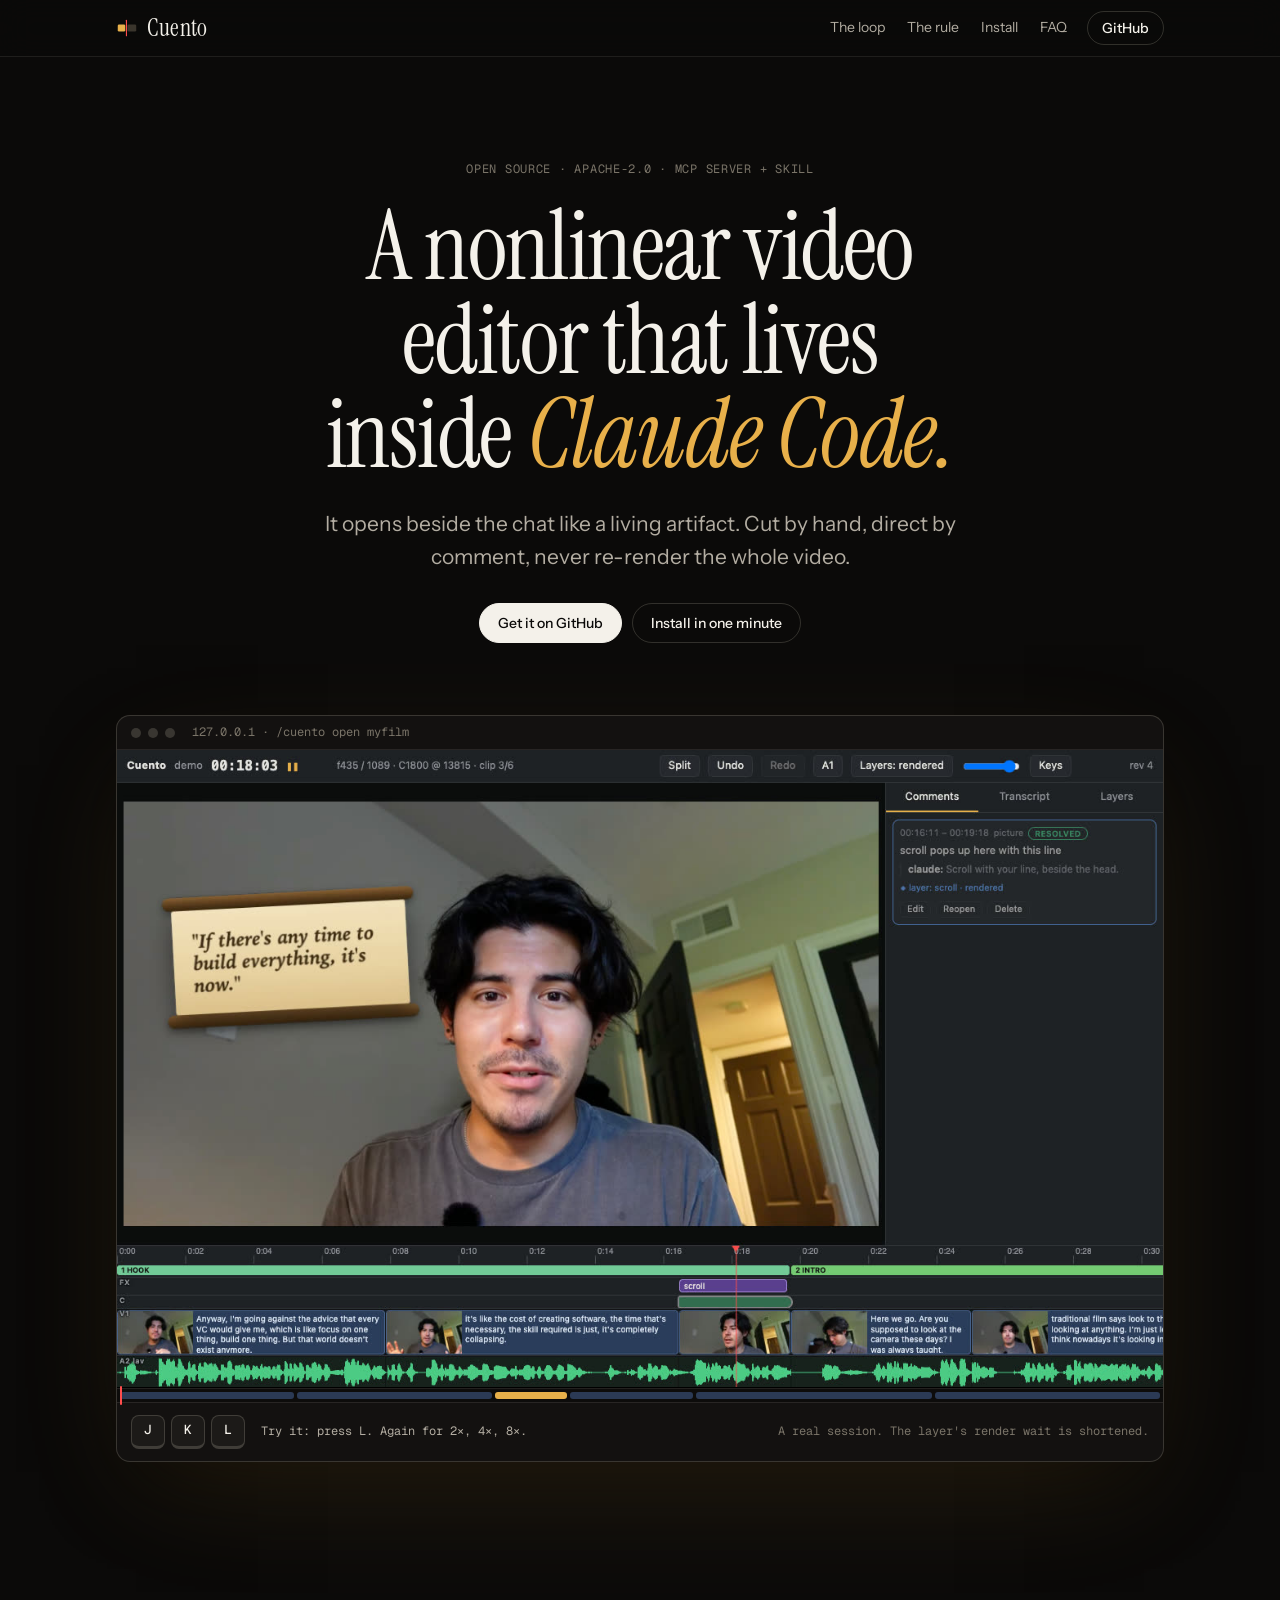
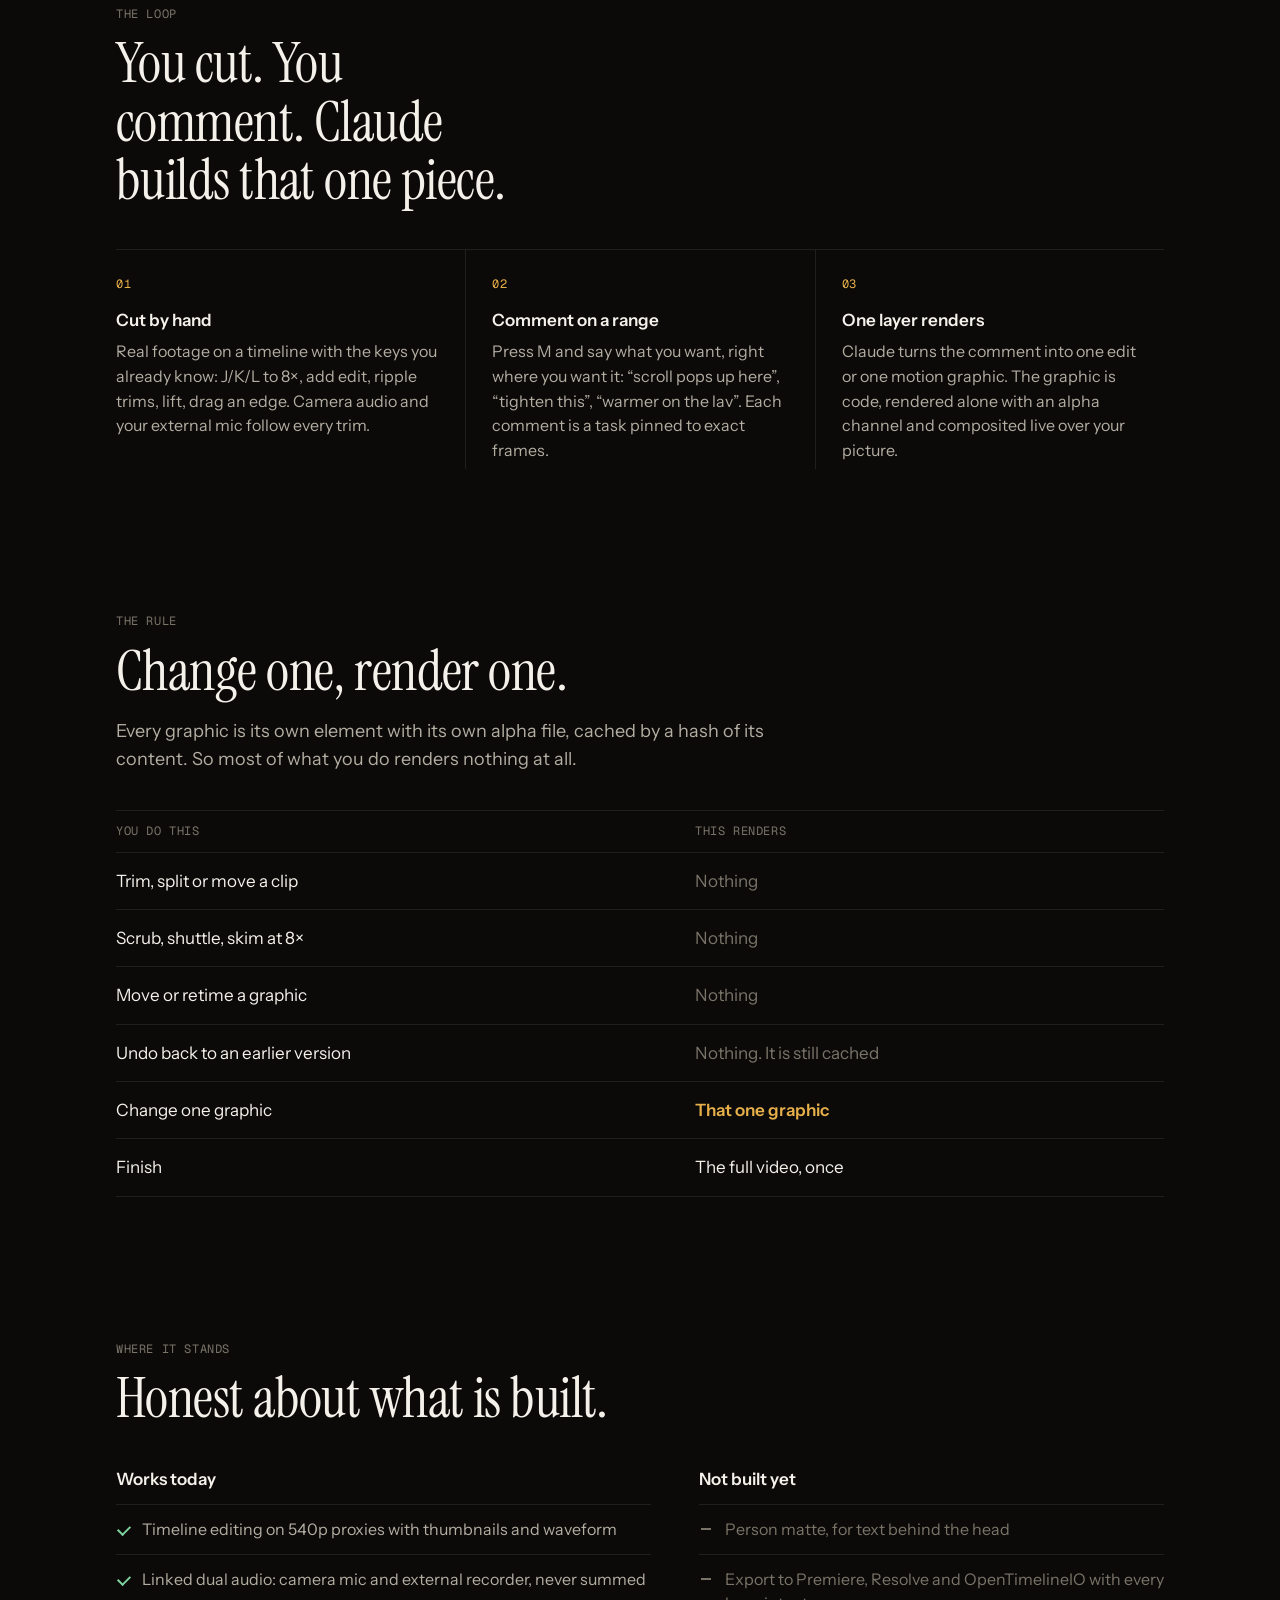
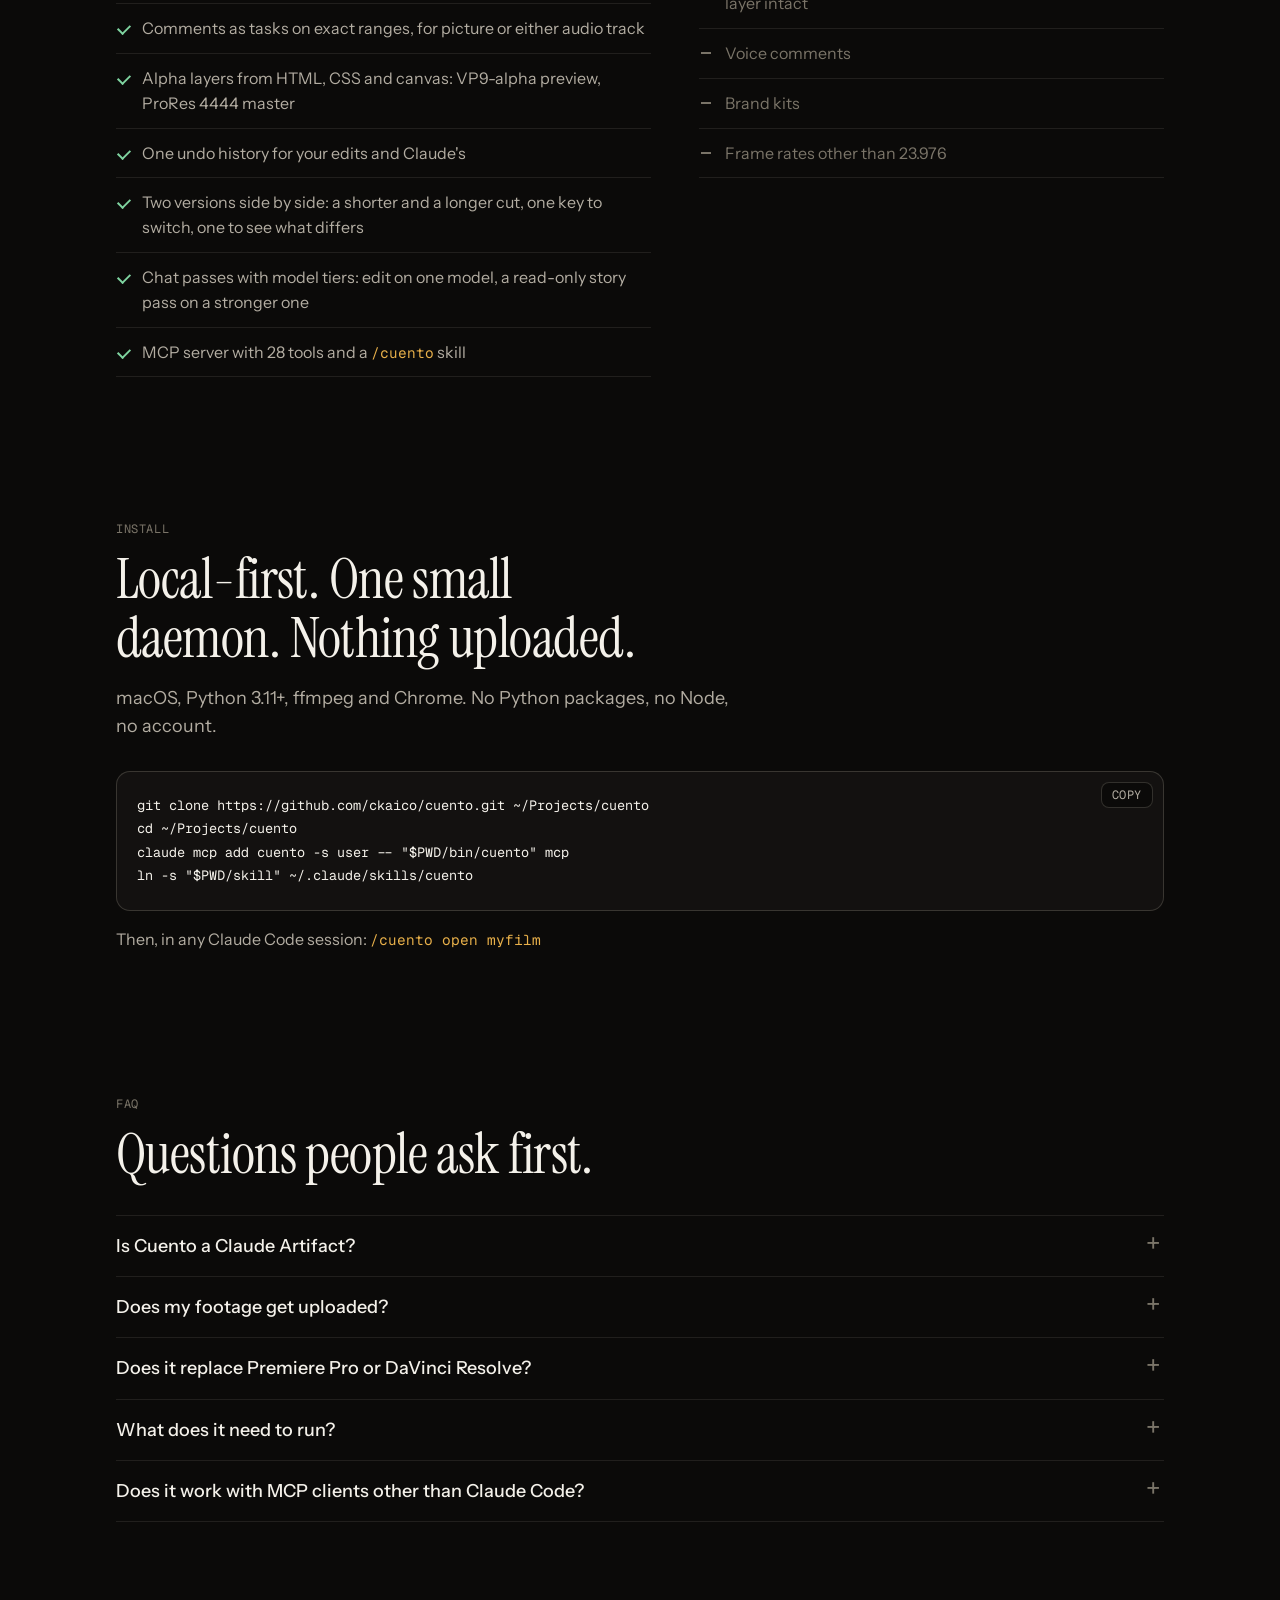
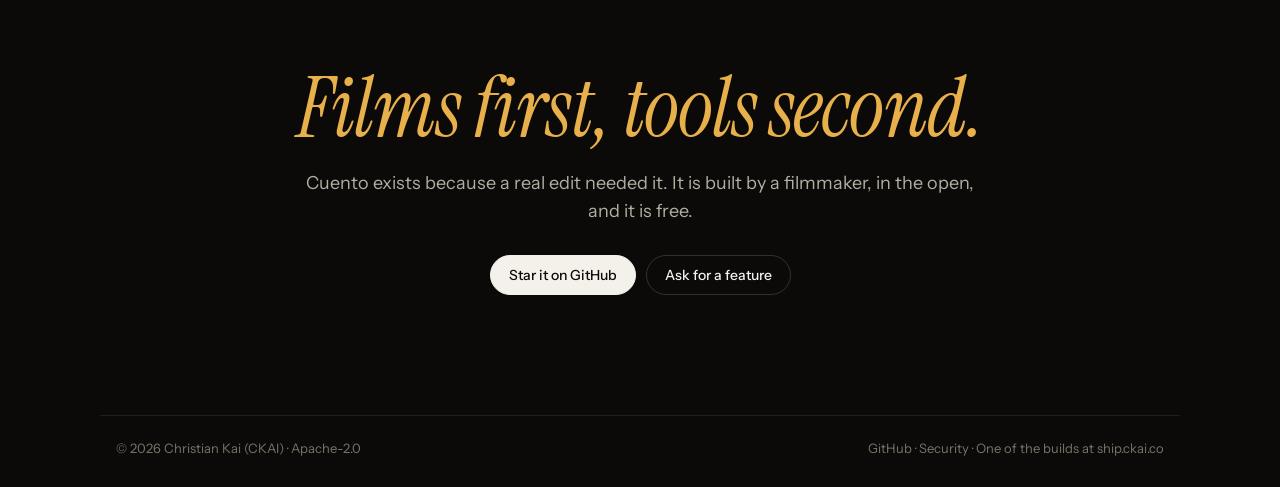
<file: site/index.html>
<!doctype html>
<html lang="en">
<head>
  <meta charset="utf-8">
  <meta name="viewport" content="width=device-width, initial-scale=1, viewport-fit=cover">
  <title>Cuento · A nonlinear video editor that lives inside Claude Code</title>
  <meta name="description" content="Cuento is an open-source video editor (NLE) with an MCP server for Claude Code. Cut by hand, direct by comment, never re-render the whole video.">
  <link rel="canonical" href="https://cuento.ai/">
  <meta name="color-scheme" content="dark">
  <meta name="theme-color" content="#0b0a09">
  <meta name="author" content="Christian Kai">

  <meta property="og:type" content="website">
  <meta property="og:site_name" content="Cuento">
  <meta property="og:url" content="https://cuento.ai/">
  <meta property="og:title" content="Cuento · A nonlinear video editor that lives inside Claude Code">
  <meta property="og:description" content="Cut by hand. Direct by comment. Never re-render the whole video. Open source, local-first, MCP server + skill.">
  <meta property="og:image" content="https://cuento.ai/assets/og.jpg">
  <meta property="og:image:width" content="1200">
  <meta property="og:image:height" content="630">
  <meta property="og:image:alt" content="The Cuento editor: a talking-head shot with a paper scroll graphic beside the head, a comment rail and a timeline.">
  <meta name="twitter:card" content="summary_large_image">
  <meta name="twitter:title" content="Cuento · A nonlinear video editor that lives inside Claude Code">
  <meta name="twitter:description" content="Cut by hand. Direct by comment. Never re-render the whole video. Open source, local-first.">
  <meta name="twitter:image" content="https://cuento.ai/assets/og.jpg">

  <link rel="preconnect" href="https://fonts.googleapis.com">
  <link rel="preconnect" href="https://fonts.gstatic.com" crossorigin>
  <link href="https://fonts.googleapis.com/css2?family=Instrument+Serif:ital@0;1&amp;family=Instrument+Sans:wght@400;500;600&amp;family=Geist+Mono:wght@400;500&amp;display=swap" rel="stylesheet">
  <link rel="stylesheet" href="styles.css">
  <link rel="icon" href="data:image/svg+xml,%3Csvg xmlns='http://www.w3.org/2000/svg' viewBox='0 0 100 100'%3E%3Crect width='100' height='100' rx='22' fill='%230b0a09'/%3E%3Crect x='14' y='38' width='30' height='24' rx='5' fill='%23e8b04a'/%3E%3Crect x='50' y='38' width='36' height='24' rx='5' fill='%233a352c'/%3E%3Crect x='46' y='20' width='4' height='60' rx='2' fill='%23ff4d4d'/%3E%3C/svg%3E">

  <script type="application/ld+json">
  {
    "@context": "https://schema.org",
    "@graph": [
      {
        "@type": "SoftwareApplication",
        "name": "Cuento",
        "url": "https://cuento.ai/",
        "description": "An open-source nonlinear video editor with an MCP server for Claude Code. Cut by hand, direct by comment, and every graphic renders as its own alpha layer.",
        "applicationCategory": "MultimediaApplication",
        "applicationSubCategory": "Video editor",
        "operatingSystem": "macOS",
        "softwareRequirements": "Python 3.11+, ffmpeg, a Chromium-based browser",
        "license": "https://www.apache.org/licenses/LICENSE-2.0",
        "isAccessibleForFree": true,
        "offers": { "@type": "Offer", "price": "0", "priceCurrency": "USD" },
        "codeRepository": "https://github.com/ckaico/cuento",
        "image": "https://cuento.ai/assets/og.jpg",
        "author": {"@type": "Person", "@id": "https://ckai.co/#person", "name": "Christian Kai", "alternateName": ["CKAI", "Adam Juegos"], "url": "https://ckai.co/", "image": "https://ship.ckai.co/christian-kai-800.jpg", "sameAs": ["https://www.imdb.com/name/nm1563447/", "https://www.linkedin.com/in/ckaico/", "https://www.youtube.com/@ckaico", "https://www.instagram.com/ckai.co/", "https://github.com/ckaico", "https://ship.ckai.co/"]},
        "publisher": {"@type": "Organization", "name": "CKAI", "url": "https://ckai.co/", "founder": {"@id": "https://ckai.co/#person"}}
      },
      {
        "@type": "FAQPage",
        "mainEntity": [
          { "@type": "Question", "name": "Is Cuento a Claude Artifact?",
            "acceptedAnswer": { "@type": "Answer", "text": "It behaves like one. In the Claude desktop app the editor opens in the browser pane beside the chat and stays live while you and Claude both edit. It is served by a small local daemon, because multi-gigabyte camera files cannot live in a hosted page." } },
          { "@type": "Question", "name": "Does my footage get uploaded?",
            "acceptedAnswer": { "@type": "Answer", "text": "No. The daemon binds to 127.0.0.1 and makes no network requests of its own. Footage, proxies and project files stay on your disk." } },
          { "@type": "Question", "name": "Does Cuento replace Premiere Pro or DaVinci Resolve?",
            "acceptedAnswer": { "@type": "Answer", "text": "No. It is for cutting and building graphics fast with Claude. Final color and finishing belong in Premiere or Resolve; export with every layer intact is the next milestone and is not built yet." } },
          { "@type": "Question", "name": "What does Cuento need to run?",
            "acceptedAnswer": { "@type": "Answer", "text": "macOS, Python 3.11 or newer, ffmpeg, and Google Chrome or another Chromium-based browser for layer renders. No Python packages and no Node." } },
          { "@type": "Question", "name": "Does it work with MCP clients other than Claude Code?",
            "acceptedAnswer": { "@type": "Answer", "text": "The server speaks standard MCP over stdio, so any MCP client can call its tools. The /cuento skill and the beside-the-chat editor are built for Claude Code." } }
        ]
      }
    ]
  }
  </script>
<link rel="apple-touch-icon" href="/apple-touch-icon.png">
</head>
<body>
<a class="skip" href="#main">Skip to content</a>

<header class="nav">
  <div class="wrap">
    <a class="wordmark" href="#main" aria-label="Cuento, home">
      <svg viewBox="0 0 100 100" width="22" height="22" aria-hidden="true"><rect x="8" y="34" width="34" height="32" rx="6" fill="#e8b04a"/><rect x="52" y="34" width="40" height="32" rx="6" fill="#3a352c"/><rect x="45" y="12" width="5" height="76" rx="2.5" fill="#ff4d4d"/></svg>
      Cuento
    </a>
    <nav aria-label="Sections">
      <a href="#loop">The loop</a>
      <a href="#rule">The rule</a>
      <a href="#install">Install</a>
      <a href="#faq">FAQ</a>
    </nav>
    <a class="pill ghost" href="https://github.com/ckaico/cuento" rel="noopener">GitHub</a>
  </div>
</header>

<main id="main">
  <section class="hero wrap" aria-labelledby="h1">
    <p class="eyebrow">Open source · Apache-2.0 · MCP server + skill</p>
    <h1 id="h1">A nonlinear video editor that lives inside <em>Claude Code.</em></h1>
    <p class="sub">It opens beside the chat like a living artifact. Cut by hand, direct by comment, never re-render the whole video.</p>
    <div class="cta">
      <a class="pill solid" href="https://github.com/ckaico/cuento" rel="noopener">Get it on GitHub</a>
      <a class="pill ghost" href="#install">Install in one minute</a>
    </div>

    <figure class="screen">
      <div class="screen-bar" aria-hidden="true"><i></i><i></i><i></i><span class="mono">127.0.0.1 · /cuento open myfilm</span></div>
      <video id="demo" poster="assets/poster.jpg" width="1280" height="780" autoplay muted loop playsinline preload="metadata"
             aria-label="Screen recording of Cuento: the cut is skimmed at speed, a comment is typed on a range, and a paper scroll graphic appears beside the speaker's head.">
        <source src="assets/demo.mp4" type="video/mp4">
      </video>
      <div class="strip" id="strip" aria-hidden="true"><i></i><i></i><i class="hot"></i><i></i><i></i><i></i><b id="strip-head"></b></div>
      <figcaption>
        <span class="keys" role="group" aria-label="Shuttle the recording">
          <button type="button" data-key="j" aria-label="Back two seconds"><kbd>J</kbd></button>
          <button type="button" data-key="k" aria-label="Stop"><kbd>K</kbd></button>
          <button type="button" data-key="l" aria-label="Play, press again for faster"><kbd>L</kbd></button>
        </span>
        <span class="mono" id="rate">Try it: press L. Again for 2×, 4×, 8×.</span>
        <span class="mono cap">A real session. The layer's render wait is shortened.</span>
      </figcaption>
    </figure>
  </section>

  <section class="wrap" id="loop" aria-labelledby="loop-h">
    <p class="mono">The loop</p>
    <h2 id="loop-h">You cut. You comment. Claude builds that one piece.</h2>
    <ol class="steps">
      <li>
        <span class="num mono">01</span>
        <h3>Cut by hand</h3>
        <p>Real footage on a timeline with the keys you already know: J/K/L to 8×, add edit, ripple trims, lift, drag an edge. Camera audio and your external mic follow every trim.</p>
      </li>
      <li>
        <span class="num mono">02</span>
        <h3>Comment on a range</h3>
        <p>Press M and say what you want, right where you want it: “scroll pops up here”, “tighten this”, “warmer on the lav”. Each comment is a task pinned to exact frames.</p>
      </li>
      <li>
        <span class="num mono">03</span>
        <h3>One layer renders</h3>
        <p>Claude turns the comment into one edit or one motion graphic. The graphic is code, rendered alone with an alpha channel and composited live over your picture.</p>
      </li>
    </ol>
  </section>

  <section class="wrap" id="rule" aria-labelledby="rule-h">
    <p class="mono">The rule</p>
    <h2 id="rule-h">Change one, render one.</h2>
    <p class="lede">Every graphic is its own element with its own alpha file, cached by a hash of its content. So most of what you do renders nothing at all.</p>
    <div class="table" role="table" aria-label="What re-renders">
      <div role="row" class="th"><span role="columnheader">You do this</span><span role="columnheader">This renders</span></div>
      <div role="row"><span role="cell">Trim, split or move a clip</span><span role="cell" class="none">Nothing</span></div>
      <div role="row"><span role="cell">Scrub, shuttle, skim at 8×</span><span role="cell" class="none">Nothing</span></div>
      <div role="row"><span role="cell">Move or retime a graphic</span><span role="cell" class="none">Nothing</span></div>
      <div role="row"><span role="cell">Undo back to an earlier version</span><span role="cell" class="none">Nothing. It is still cached</span></div>
      <div role="row"><span role="cell">Change one graphic</span><span role="cell" class="one">That one graphic</span></div>
      <div role="row"><span role="cell">Finish</span><span role="cell">The full video, once</span></div>
    </div>
  </section>

  <section class="wrap" id="today" aria-labelledby="today-h">
    <p class="mono">Where it stands</p>
    <h2 id="today-h">Honest about what is built.</h2>
    <div class="cols">
      <div>
        <h3>Works today</h3>
        <ul class="list">
          <li>Timeline editing on 540p proxies with thumbnails and waveform</li>
          <li>Linked dual audio: camera mic and external recorder, never summed</li>
          <li>Comments as tasks on exact ranges, for picture or either audio track</li>
          <li>Alpha layers from HTML, CSS and canvas: VP9-alpha preview, ProRes 4444 master</li>
          <li>One undo history for your edits and Claude's</li>
          <li>Two versions side by side: a shorter and a longer cut, one key to switch, one to see what differs</li>
          <li>Chat passes with model tiers: edit on one model, a read-only story pass on a stronger one</li>
          <li>MCP server with 28 tools and a <code>/cuento</code> skill</li>
        </ul>
      </div>
      <div>
        <h3>Not built yet</h3>
        <ul class="list dim">
          <li>Person matte, for text behind the head</li>
          <li>Export to Premiere, Resolve and OpenTimelineIO with every layer intact</li>
          <li>Voice comments</li>
          <li>Brand kits</li>
          <li>Frame rates other than 23.976</li>
        </ul>
      </div>
    </div>
  </section>

  <section class="wrap" id="install" aria-labelledby="install-h">
    <p class="mono">Install</p>
    <h2 id="install-h">Local-first. One small daemon. Nothing uploaded.</h2>
    <p class="lede">macOS, Python 3.11+, ffmpeg and Chrome. No Python packages, no Node, no account.</p>
    <div class="code">
      <button class="copy mono" type="button" data-copy="install-cmd">Copy</button>
<pre id="install-cmd"><code>git clone https://github.com/ckaico/cuento.git ~/Projects/cuento
cd ~/Projects/cuento
claude mcp add cuento -s user -- "$PWD/bin/cuento" mcp
ln -s "$PWD/skill" ~/.claude/skills/cuento</code></pre>
    </div>
    <p class="after">Then, in any Claude Code session: <code>/cuento open myfilm</code></p>
  </section>

  <section class="wrap" id="faq" aria-labelledby="faq-h">
    <p class="mono">FAQ</p>
    <h2 id="faq-h">Questions people ask first.</h2>
    <div class="faq">
      <details>
        <summary>Is Cuento a Claude Artifact?</summary>
        <p>It behaves like one. In the Claude desktop app the editor opens in the browser pane beside the chat and stays live while you and Claude both edit. It is served by a small local daemon, because multi-gigabyte camera files cannot live in a hosted page.</p>
      </details>
      <details>
        <summary>Does my footage get uploaded?</summary>
        <p>No. The daemon binds to 127.0.0.1 and makes no network requests of its own. Footage, proxies and project files stay on your disk.</p>
      </details>
      <details>
        <summary>Does it replace Premiere Pro or DaVinci Resolve?</summary>
        <p>No. It is for cutting and building graphics fast with Claude. Final color and finishing belong in Premiere or Resolve; export with every layer intact is the next milestone and is not built yet.</p>
      </details>
      <details>
        <summary>What does it need to run?</summary>
        <p>macOS, Python 3.11 or newer, ffmpeg, and Google Chrome or another Chromium-based browser for layer renders. No Python packages and no Node.</p>
      </details>
      <details>
        <summary>Does it work with MCP clients other than Claude Code?</summary>
        <p>The server speaks standard MCP over stdio, so any MCP client can call its tools. The <code>/cuento</code> skill and the beside-the-chat editor are built for Claude Code.</p>
      </details>
    </div>
  </section>

  <section class="wrap why" aria-labelledby="why-h">
    <h2 id="why-h"><em>Films first, tools second.</em></h2>
    <p class="lede">Cuento exists because a real edit needed it. It is built by a filmmaker, in the open, and it is free.</p>
    <div class="cta">
      <a class="pill solid" href="https://github.com/ckaico/cuento" rel="noopener">Star it on GitHub</a>
      <a class="pill ghost" href="https://github.com/ckaico/cuento/issues" rel="noopener">Ask for a feature</a>
    </div>
  </section>
</main>

<footer class="wrap foot">
  <span>© 2026 <a href="https://ckai.co/" rel="author">Christian Kai</a> (CKAI) · Apache-2.0</span>
  <span><a href="https://github.com/ckaico/cuento" rel="noopener">GitHub</a> · <a href="https://github.com/ckaico/cuento/blob/main/SECURITY.md" rel="noopener">Security</a> · <a href="https://ship.ckai.co" rel="noopener">One of the builds at ship.ckai.co</a></span>
</footer>

<script src="app.js" defer></script>
</body>
</html>
</file>
<file: site/styles.css>
/* cuento.ai. A screening room: warm near-black, one amber light, one red playhead.
   Display: Instrument Serif. Text: Instrument Sans. Utility: Geist Mono. */

:root {
  color-scheme: dark;
  --bg: #0b0a09;
  --bg-2: #131110;
  --surface: rgba(255, 244, 225, .04);
  --hair: rgba(255, 244, 225, .09);
  --edge: rgba(255, 244, 225, .16);
  --fg: #f4f1ea;
  --fg-2: #b3ada2;
  --fg-3: #7a7468;
  --amber: #e8b04a;
  --play: #ff4d4d;
  --ok: #7fd4a0;
  --focus: #8ab4ff;
  --radius: 14px;
  --col: 1080px;
  --serif: "Instrument Serif", "Iowan Old Style", Palatino, Georgia, serif;
  --sans: "Instrument Sans", "Helvetica Neue", Helvetica, Arial, sans-serif;
  --mono: "Geist Mono", ui-monospace, SFMono-Regular, Menlo, monospace;
}

* { box-sizing: border-box; }
html { -webkit-text-size-adjust: 100%; scroll-behavior: smooth; scroll-padding-top: 72px; }
@media (prefers-reduced-motion: reduce) {
  html { scroll-behavior: auto; }
  *, *::before, *::after { animation: none !important; transition: none !important; }
}
body { margin: 0; background: var(--bg); color: var(--fg); font: 16px/1.55 var(--sans); -webkit-font-smoothing: antialiased; overflow-x: hidden; }
a { color: inherit; text-decoration: none; }
:focus-visible { outline: 2px solid var(--focus); outline-offset: 3px; border-radius: 4px; }
.skip { position: absolute; left: 12px; top: -48px; background: var(--fg); color: var(--bg); padding: 8px 12px; border-radius: 6px; z-index: 50; }
.skip:focus { top: 12px; }
.wrap { max-width: var(--col); margin: 0 auto; padding-left: max(16px, env(safe-area-inset-left, 0px)); padding-right: max(16px, env(safe-area-inset-right, 0px)); }
.mono { font: 12px/1.4 var(--mono); letter-spacing: .05em; text-transform: uppercase; color: var(--fg-3); }
code, pre, kbd { font-family: var(--mono); }
code { font-size: .9em; color: var(--amber); }

/* nav */
.nav { position: sticky; top: 0; z-index: 20; backdrop-filter: blur(16px) saturate(1.2); -webkit-backdrop-filter: blur(16px) saturate(1.2); background: rgba(11, 10, 9, .72); border-bottom: 1px solid var(--hair); }
.nav .wrap { display: flex; align-items: center; gap: 20px; height: 56px; }
.wordmark { display: flex; align-items: center; gap: 9px; font: 400 24px/1 var(--serif); letter-spacing: .01em; }
.nav nav { display: flex; gap: 22px; margin-left: auto; font-size: 14px; color: var(--fg-2); }
.nav nav a:hover { color: var(--fg); }
.pill { display: inline-flex; align-items: center; justify-content: center; height: 40px; padding: 0 18px; border-radius: 99px; font: 500 14px/1 var(--sans); border: 1px solid var(--edge); white-space: nowrap; transition: background .15s, border-color .15s, transform .15s; }
.pill.solid { background: var(--fg); color: var(--bg); border-color: var(--fg); }
.pill.solid:hover { background: #fff; transform: translateY(-1px); }
.pill.ghost:hover { border-color: var(--fg-2); background: var(--surface); }
.nav .pill { height: 34px; padding: 0 14px; }

/* hero */
.hero { padding-top: clamp(48px, 9vw, 104px); text-align: center; }
.eyebrow { margin: 0 0 22px; font: 12px/1.4 var(--mono); letter-spacing: .06em; text-transform: uppercase; color: var(--fg-3); }
h1 { margin: 0 auto; max-width: 15ch; font: 400 clamp(44px, 8.4vw, 96px)/.98 var(--serif); letter-spacing: -.015em; text-wrap: balance; }
h1 em, .why em { font-style: italic; color: var(--amber); }
.sub { margin: 26px auto 0; max-width: 46ch; font-size: clamp(17px, 2.1vw, 21px); color: var(--fg-2); text-wrap: pretty; }
.cta { display: flex; flex-wrap: wrap; gap: 10px; justify-content: center; margin-top: 30px; }

.screen { margin: clamp(40px, 6vw, 72px) 0 0; border: 1px solid var(--edge); border-radius: var(--radius); background: var(--bg-2); overflow: hidden; box-shadow: 0 40px 120px -30px rgba(232, 176, 74, .16), 0 30px 80px -20px rgba(0, 0, 0, .8); text-align: left; }
.screen-bar { display: flex; align-items: center; gap: 7px; height: 34px; padding: 0 14px; border-bottom: 1px solid var(--hair); }
.screen-bar i { width: 10px; height: 10px; border-radius: 50%; background: var(--edge); }
.screen-bar .mono { margin-left: 10px; text-transform: none; letter-spacing: 0; overflow: hidden; text-overflow: ellipsis; white-space: nowrap; }
.screen video { display: block; width: 100%; height: auto; aspect-ratio: 1280 / 780; background: #000; }
.strip { position: relative; display: flex; gap: 3px; height: 14px; padding: 3px; background: #0d0c0b; border-top: 1px solid var(--hair); }
.strip i { border-radius: 3px; background: #2b3a55; }
.strip i.hot { background: var(--amber); }
/* clip lengths of the recorded cut; set here because the page's policy forbids inline styles */
.strip i:nth-child(1) { flex: 17; } .strip i:nth-child(2) { flex: 19; } .strip i:nth-child(3) { flex: 7; }
.strip i:nth-child(4) { flex: 12; } .strip i:nth-child(5) { flex: 23; } .strip i:nth-child(6) { flex: 22; }
.strip b { position: absolute; top: -3px; bottom: -3px; left: 0; width: 2px; margin-left: 3px; background: var(--play); border-radius: 2px; will-change: transform; }
.screen figcaption { display: flex; align-items: center; flex-wrap: wrap; gap: 10px 16px; padding: 12px 14px; border-top: 1px solid var(--hair); }
.screen .cap { margin-left: auto; text-transform: none; letter-spacing: 0; }
#rate { color: var(--fg-2); text-transform: none; letter-spacing: 0; }
.keys { display: inline-flex; gap: 6px; }
.keys button { all: unset; cursor: pointer; border-radius: 8px; }
.keys button:focus-visible { outline: 2px solid var(--focus); outline-offset: 2px; }
kbd { display: grid; place-items: center; width: 34px; height: 34px; border-radius: 8px; border: 1px solid var(--edge); border-bottom-width: 3px; background: var(--surface); font-size: 13px; font-weight: 500; color: var(--fg); transition: transform .08s, background .08s, border-color .08s; }
.keys button:hover kbd { border-color: var(--fg-2); }
.keys button.down kbd { transform: translateY(2px); border-bottom-width: 1px; background: var(--amber); border-color: var(--amber); color: var(--bg); }

/* sections */
section[id], .why { padding-top: clamp(72px, 11vw, 132px); }
h2 { margin: 10px 0 0; max-width: 20ch; font: 400 clamp(32px, 5vw, 56px)/1.04 var(--serif); letter-spacing: -.01em; text-wrap: balance; }
h3 { margin: 0 0 8px; font: 600 17px/1.3 var(--sans); }
.lede { margin: 18px 0 0; max-width: 58ch; font-size: 18px; color: var(--fg-2); text-wrap: pretty; }

.steps { list-style: none; margin: 40px 0 0; padding: 0; display: grid; grid-template-columns: repeat(3, 1fr); gap: 0; border-top: 1px solid var(--hair); }
.steps li { padding: 26px 26px 6px 0; }
.steps li + li { padding-left: 26px; border-left: 1px solid var(--hair); }
.steps p { margin: 0; color: var(--fg-2); }
.num { display: block; margin-bottom: 16px; color: var(--amber); }

.table { margin-top: 36px; border-top: 1px solid var(--hair); }
.table [role=row] { display: grid; grid-template-columns: 1.2fr 1fr; gap: 16px; padding: 15px 0; border-bottom: 1px solid var(--hair); font-size: 17px; }
.table .th { font: 12px/1.4 var(--mono); letter-spacing: .05em; text-transform: uppercase; color: var(--fg-3); padding: 12px 0; }
.table .none { color: var(--fg-3); }
.table .one { color: var(--amber); font-weight: 600; }

.cols { display: grid; grid-template-columns: 1.15fr 1fr; gap: 48px; margin-top: 40px; }
.list { list-style: none; margin: 14px 0 0; padding: 0; border-top: 1px solid var(--hair); }
.list li { position: relative; padding: 12px 0 12px 26px; border-bottom: 1px solid var(--hair); color: var(--fg-2); }
.list li::before { content: ""; position: absolute; left: 2px; top: 20px; width: 10px; height: 6px; border-left: 2px solid var(--ok); border-bottom: 2px solid var(--ok); transform: rotate(-45deg); }
.list.dim li { color: var(--fg-3); }
.list.dim li::before { width: 10px; height: 0; top: 23px; border-left: 0; border-bottom: 2px solid var(--fg-3); transform: none; }

.code { position: relative; margin-top: 30px; border: 1px solid var(--edge); border-radius: var(--radius); background: var(--bg-2); }
.code pre { margin: 0; padding: 22px 20px; overflow-x: auto; font-size: 13.5px; line-height: 1.75; color: var(--fg); }
.code code { color: inherit; font-size: inherit; }
.copy { all: unset; position: absolute; top: 10px; right: 10px; cursor: pointer; padding: 6px 10px; border: 1px solid var(--edge); border-radius: 8px; background: var(--bg); font: 12px/1 var(--mono); letter-spacing: .05em; text-transform: uppercase; color: var(--fg-2); }
.copy:hover { color: var(--fg); border-color: var(--fg-2); }
.copy:focus-visible { outline: 2px solid var(--focus); }
.after { margin: 16px 0 0; color: var(--fg-2); }

.faq { margin-top: 32px; border-top: 1px solid var(--hair); }
.faq details { border-bottom: 1px solid var(--hair); }
.faq summary { cursor: pointer; list-style: none; padding: 18px 34px 18px 0; position: relative; font: 500 18px/1.35 var(--sans); }
.faq summary::-webkit-details-marker { display: none; }
.faq summary::after { content: "+"; position: absolute; right: 4px; top: 14px; font: 400 24px/1 var(--mono); color: var(--fg-3); transition: transform .2s; }
.faq details[open] summary::after { transform: rotate(45deg); color: var(--amber); }
.faq details p { margin: 0 0 20px; max-width: 64ch; color: var(--fg-2); }

.why { text-align: center; padding-bottom: clamp(72px, 10vw, 120px); }
.why h2 { max-width: none; font-size: clamp(40px, 7vw, 84px); }
.why .lede { margin-left: auto; margin-right: auto; }

.foot { display: flex; flex-wrap: wrap; justify-content: space-between; gap: 10px 24px; padding-top: 22px; padding-bottom: max(28px, env(safe-area-inset-bottom, 0px)); border-top: 1px solid var(--hair); font-size: 13px; color: var(--fg-3); }
.foot a:hover { color: var(--fg); }

@media (max-width: 820px) {
  .nav nav { display: none; }
  .nav .pill { margin-left: auto; }
  .steps { grid-template-columns: 1fr; }
  .steps li, .steps li + li { padding: 22px 0 18px; border-left: 0; }
  .steps li + li { border-top: 1px solid var(--hair); }
  .cols { grid-template-columns: 1fr; gap: 36px; }
  .screen .cap { margin-left: 0; width: 100%; }
  .table [role=row] { font-size: 15.5px; }
}
</file>
